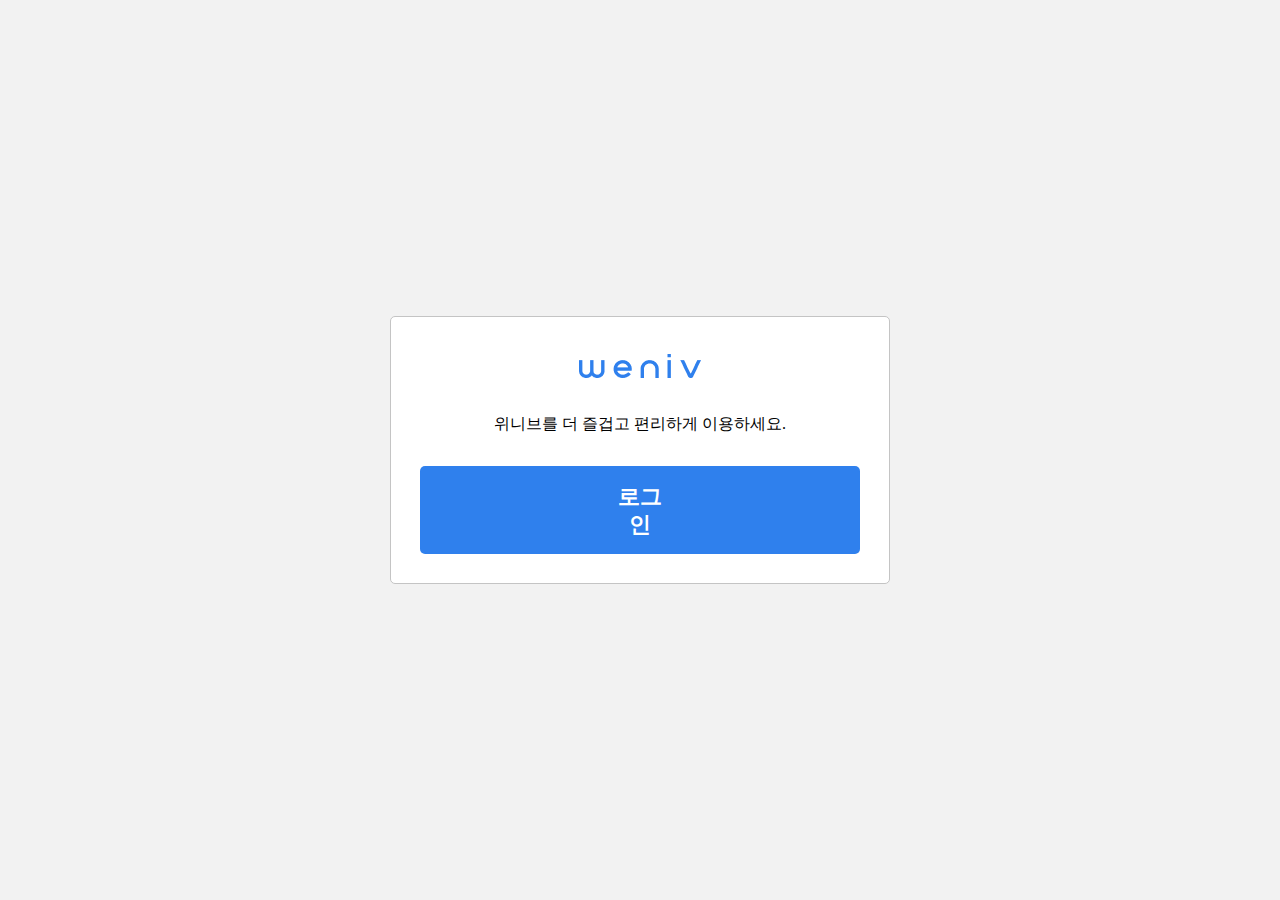
<file: index.html>
<!DOCTYPE html>
<html lang="ko">
<head>
    <link href='https://spoqa.github.io/spoqa-han-sans/css/SpoqaHanSansNeo.css' rel='stylesheet' type='text/css'>
    <link rel="stylesheet" href="reset.css">
    <link rel="stylesheet" href="styles.css">
    <link rel="stylesheet" href="modal.css">
    <meta charset="UTF-8">
    <meta http-equiv="X-UA-Compatible" content="IE=edge">
    <meta name="viewport" content="width=device-width, initial-scale=1.0">
    <title>위니브 로그인 환영 화면</title>
</head>
<body>
    <article class="wrap">
        <h2>
            <img src="img/weniv-logo.png" alt="weniv" class="img-logo">
        </h2>
        <p class="txt-login">위니브를 더 즐겁고 편리하게 이용하세요.</p>
        <a href="login.html" class="btn-login">로그인</a>
    </article>
</body>
</html>
</file>
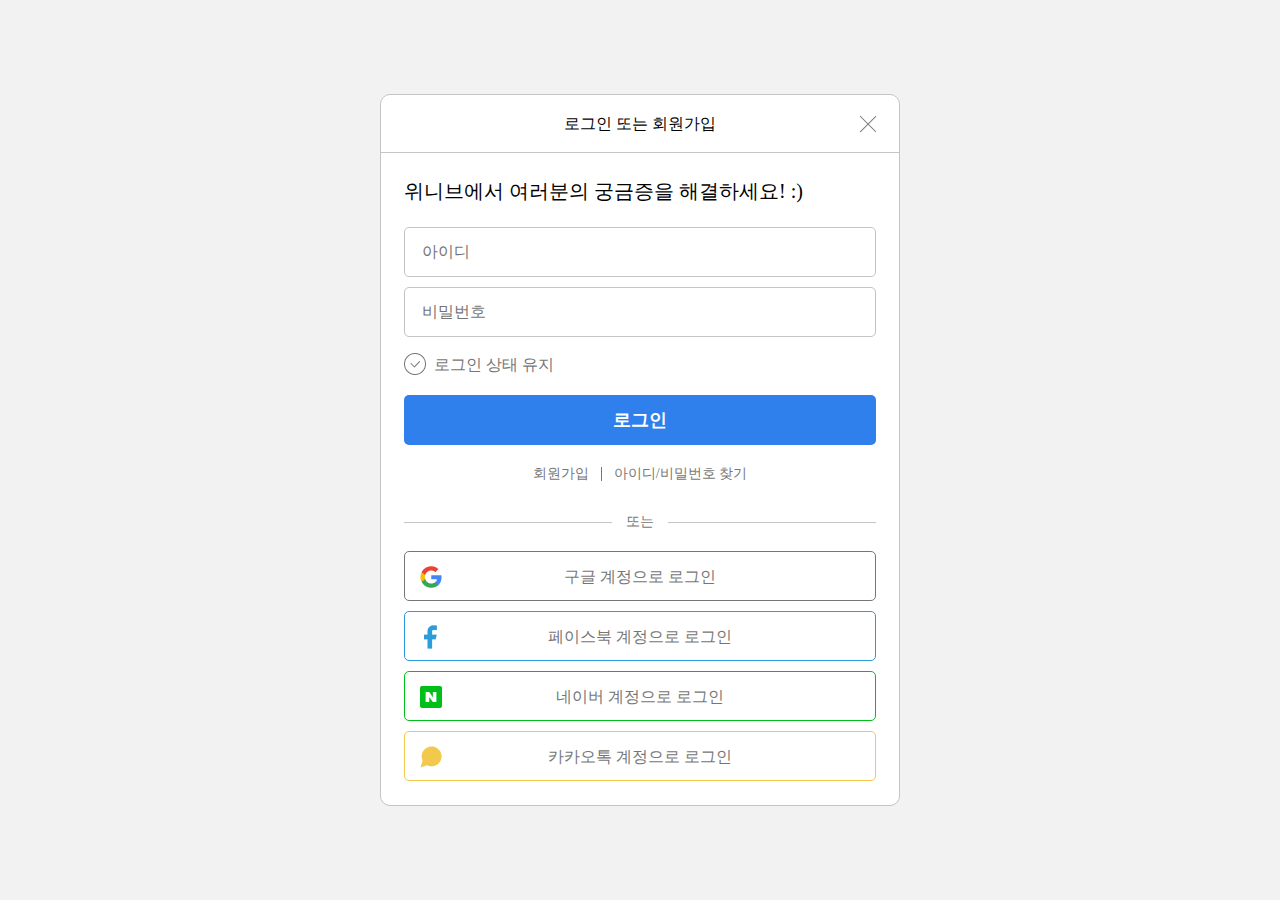
<file: login.html>
<!DOCTYPE html>
<html lang="ko">
<head>
    <link href='//spoqa.github.io/spoqa-han-sans/css/SpoqaHanSansNeo.css' rel='stylesheet' type='text/css'>
    <link rel="stylesheet" href="reset.css">
    <link rel="stylesheet" href="modal.css">
    <meta charset="UTF-8">
    <meta http-equiv="X-UA-Compatible" content="IE=edge">
    <meta name="viewport" content="width=device-width, initial-scale=1.0">
    <title>위니브 로그인 화면</title>
</head>
<body>
    <article class="modal">
        <header class="header-signup">
            <h2 class="tit-signup">로그인 또는 회원가입</h2>
            <a href="index.html" class="button-close">
                <img src="img/close.png" alt="닫기">
            </a>
        </header>
        <section class="section-login">
            <h2 class="txt-signup">위니브에서 여러분의 궁금증을 해결하세요! :)</h2>
            <form name="loginForm" action="#" method="post">
                <input id="id" type="text" placeholder="아이디" class="input-id">
                <input id="pw" type="password" placeholder="비밀번호" class="input-pw">
                <div class="btn-checkbox" onclick="changeImage()">
                    <img id ="icon-checkbox"src="img/nonchek-box.png" alt="로그인 상태 체크박스" class="img-checkbox">
                    <label for="icon-checkbox" class="txt-checkbox">로그인 상태 유지</label>
                </div>
                <button type="submit" class="btn-login" onclick="IDcheck()">로그인</button>
            </form>
            <div class="find">
                <a href="#" class="link-signup">회원가입</a>
                <a href="#">아이디/비밀번호 찾기</a>
            </div>
            <p class="line-or">또는</p>
            <div class="btn-social">
                <button class="btn-style btn-google">구글 계정으로 로그인</button>
                <button class="btn-style btn-facebook">페이스북 계정으로 로그인</button>
                <button class="btn-style btn-naver">네이버 계정으로 로그인</button>
                <button class="btn-style btn-kakao">카카오톡 계정으로 로그인</button>
        </section>
    </article>
    <script>
        state=0;
        function changeImage(){
            if (state==0){
                state=1;
                document.getElementById("icon-checkbox").src="img/check-box.png";
            }
            else{
                state=0;
                document.getElementById("icon-checkbox").src="img/nonchek-box.png";
            }
        }

        // function IDcheck {
        //     var id= document.getElementById("id");
        //     if ((id.value)==""){
        //     id.style.border = "2px solid #F4492E";
        //     return false;
        // }
        //}
    </script>
</body>
</html>
</file>
<file: styles.css>
body {
  background: #f2f2f2;
}

.wrap {
  position: absolute;
  width: 500px;
  left: 50%;
  top: 50%;
  padding: 29px;
  text-align: center;
  transform: translate(-50%, -50%);
  border: 1px solid #c4c4c4;
  box-sizing: border-box;
  border-radius: 5px;
  background-color: #fff;
}

.wrap .img-logo {
  display: block;
  margin: 0px auto 28px;
}

.wrap .txt-login {
  display: inline-block;
  font-weight: 400;
  font-size: 16px;
  line-height: 20px;
}

.wrap .btn-login {
  display: block;
  margin-top: 32px;
  padding: 17px 190px 15px 189px;
  font-weight: 700;
  font-size: 22px;
  line-height: 28px;
  color: white;
  background-color: #2f80ed;
  border-radius: 5px;
}
</file>
<file: modal.css>
/* Layout */

body {
  background-color: #f2f2f2;
}

.modal {
  position: absolute;
  left: 50%;
  top: 50%;
  transform: translate(-50%, -50%);
  width: 520px;
  text-align: center;
  background-color: #fff;
  border: 1px solid #c4c4c4;
  box-sizing: border-box;
  border-radius: 10px;
}

/* design */

.header-signup {
  position: relative;
  border-bottom: 1px solid #c4c4c4;
}

.tit-signup {
  display: inline-block;
  margin: 19px 0 18px;
  line-height: 20px;
  font-style: normal;
  font-weight: 500;
  font-size: 16px;
}

.button-close {
  top: 20px;
  right: 22px;
  position: absolute;
}

.txt-signup {
  font-weight: 500;
  font-size: 20px;
  line-height: 24px;
}

.section-login {
  padding: 0 23px 14px;
}

.txt-signup {
  text-align: start;
  margin: 26px 0 24px;
}

input[class*="input"] {
  display: block;
  height: 50px;
  width: 100%;
  margin-bottom: 10px;
  font-size: 16px;
  border: 1px solid #c4c4c4;
  box-sizing: border-box;
  border-radius: 5px;
  text-indent: 15px;
}

.btn-checkbox {
  margin: 16px 0 20px;
  text-align: left;
}

.img-checkbox {
  cursor: pointer;
  vertical-align: bottom;
}

.txt-checkbox {
  font-weight: 500;
  font-size: 16px;
  line-height: 20px;
  color: #767676;
  margin-left: 4px;
  cursor: pointer;
}

.section-login .btn-login {
  display: block;
  width: 100%;
  padding: 14px 0px;
  font-weight: 700;
  font-size: 18px;
  line-height: 22px;
  color: white;
  background-color: #2f80ed;
  border-radius: 5px;
}

.find {
  display: flex;
  flex-direction: row;
  justify-content: center;
  align-items: center;
  margin-top: 20px;
  font-weight: 400;
  font-size: 14px;
  line-height: 18px;
  color: #767676;
}

.link-signup {
  order: -2;
}

.find::after {
  content: "";
  display: block;
  order: -1;
  width: 1px;
  height: 1em;
  background-color: #767676;
  margin: 0 12px;
}

.line-or {
  display: flex;
  align-items: center;
  margin: 30px -1em 20px;
  font-weight: 400;
  font-size: 14px;
  line-height: 18px;
  color: #767676;
}

/* 
.line-or::before {
  content: "";
  display: block;
  width: 210px;
  height: 1px;
  margin-right: 13px;
  background: #c4c4c4;
}

.line-or::after {
  content: "";
  display: block;
  width: 210px;
  height: 1px;
  margin-left: 13px;
  background: #c4c4c4;
} */
.line-or::before,
.line-or::after {
  content: "";
  flex-grow: 1;
  height: 1px;
  margin: 0 1em;
  background: #c4c4c4;
}

.btn-social {
  display: flex;
  flex-direction: column;
}

.btn-style {
  width: 100%;
  height: 50px;
  margin-bottom: 10px;
  box-sizing: border-box;
  border-radius: 5px;
  background: #ffffff;
  font-weight: 500;
  font-size: 16px;
  line-height: 50px;
  color: #767676;
}

.btn-style::before {
  content: "";
  position: absolute;
  top: 11px;
  left: 12px;
  bottom: 11px;
  display: block;
  width: 28px;
  height: 28px;
}

.btn-google {
  border: 1px solid #767676;
  position: relative;
}

.btn-google::before {
  background-image: url("img/google.png");
}

.btn-facebook {
  border: 1px solid #2d9cdb;
  position: relative;
}

.btn-facebook::before {
  background-image: url("img/facebook.png");
}

.btn-naver {
  border: 1px solid #00bf18;
  position: relative;
}

.btn-naver::before {
  background-image: url("img/naver.png");
}

.btn-kakao {
  border: 1px solid #f2c94c;
  position: relative;
}

.btn-kakao::before {
  background-image: url("img/kakao.png");
}
</file>
